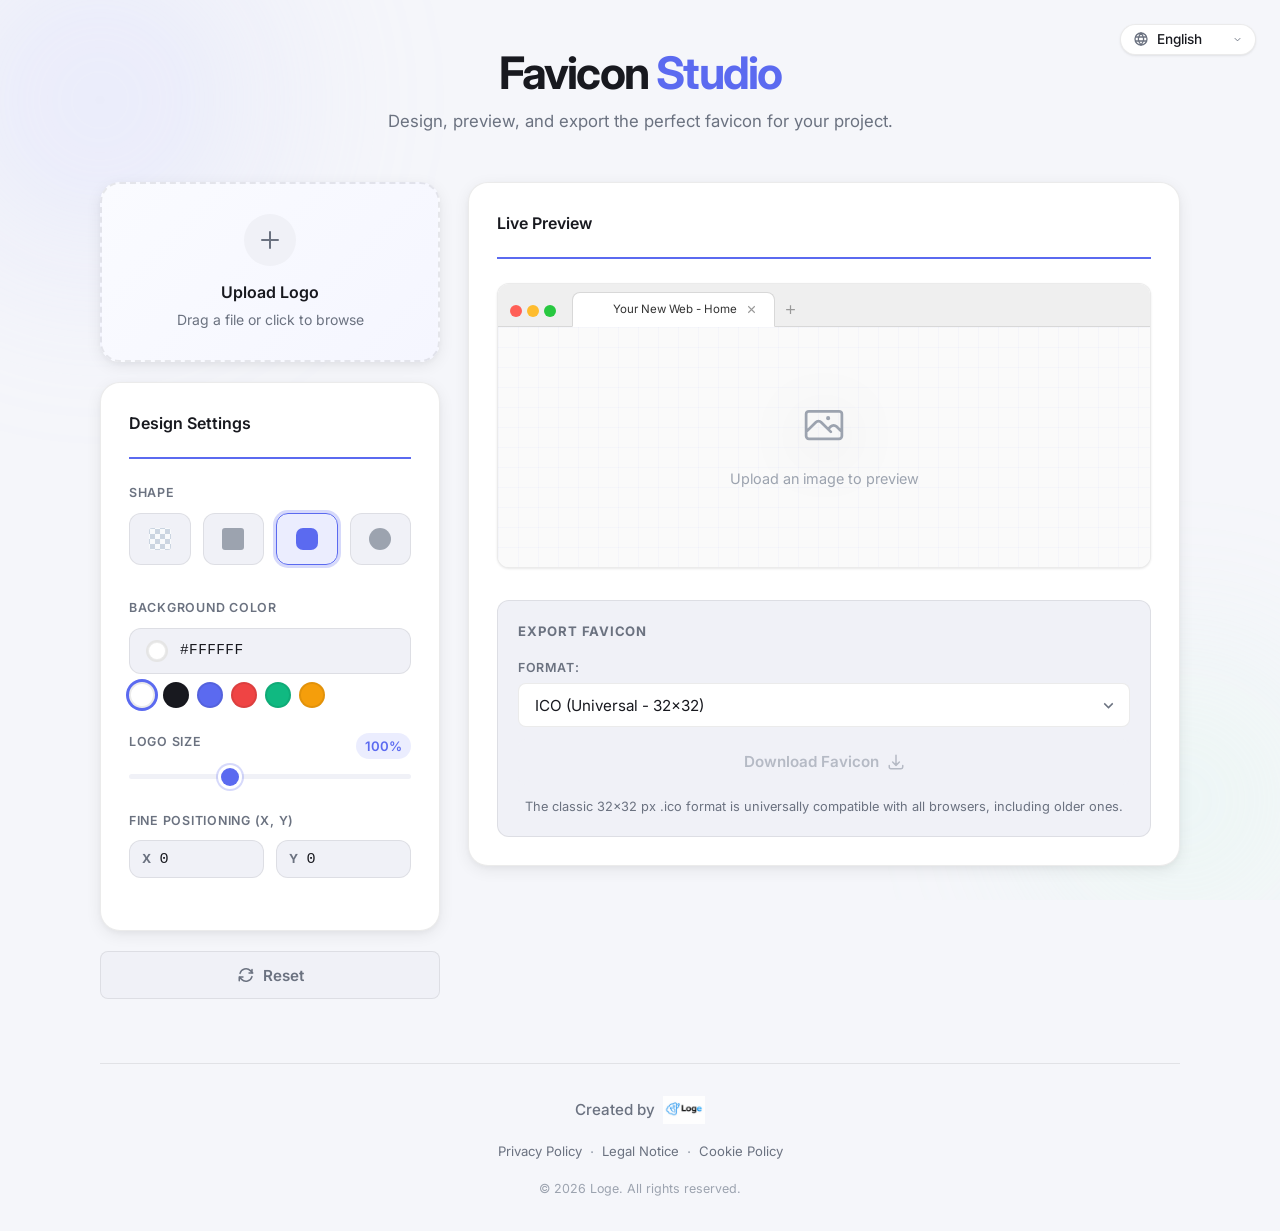
<file: index.html>
<!DOCTYPE html>
<html lang="es">
<head>
    <meta charset="UTF-8">
    <meta name="viewport" content="width=device-width, initial-scale=1.0">
    <title>Fvicon — Generador de Favicons Profesional</title>
    <meta name="description" content="Diseña, previsualiza y exporta favicons en ICO, PNG y SVG. Herramienta gratuita que funciona 100% en tu navegador sin subir archivos a ningún servidor.">
    <meta property="og:title" content="Fvicon — Favicon Studio by Loge">
    <meta property="og:description" content="Crea favicons profesionales en segundos. 100% en tu navegador, sin subir archivos.">
    <meta property="og:type" content="website">
    <meta property="og:url" content="https://fvicon.com/">
    <meta property="og:image" content="https://fvicon.com/og-image.png">
    <meta property="og:site_name" content="Fvicon">
    <link rel="canonical" href="https://fvicon.com/">
    <link rel="icon" type="image/svg+xml" href="favicon.svg">
    <link rel="stylesheet" href="styles.css?v=2">
    <link rel="preconnect" href="https://fonts.googleapis.com">
    <link rel="preconnect" href="https://fonts.gstatic.com" crossorigin>
    <link href="https://fonts.googleapis.com/css2?family=Inter:wght@300;400;500;600;700&display=swap" rel="stylesheet">
    
    <!-- Google tag (gtag.js) -->
    <script async src="https://www.googletagmanager.com/gtag/js?id=G-MQ6E0VF4LJ"></script>
    <script>
      window.dataLayer = window.dataLayer || [];
      function gtag(){dataLayer.push(arguments);}
      gtag('js', new Date());

      gtag('config', 'G-MQ6E0VF4LJ');
    </script>
    
    <!-- Google AdSense -->
    <script async src="https://pagead2.googlesyndication.com/pagead/js/adsbygoogle.js?client=ca-pub-7780596036524210" crossorigin="anonymous"></script>
</head>
<body>
    <div class="background-effects">
        <div class="glow glow-1"></div>
        <div class="glow glow-2"></div>
    </div>
    
    <!-- Top-right language selector -->
    <div class="language-wrapper fade-in">
        <svg viewBox="0 0 24 24" fill="none" class="icon-globe" stroke="currentColor" stroke-width="2"><path d="M21 12A9 9 0 0112 21a9 9 0 01-9-9 9 9 0 0118 0z"></path><path d="M3.6 9h16.8M3.6 15h16.8M12 3a15.3 15.3 0 014 9 15.3 15.3 0 01-4 9 15.3 15.3 0 01-4-9 15.3 15.3 0 014-9z"></path></svg>
        <select id="lang-select" class="lang-select">
            <option value="es" selected>Español</option>
            <option value="en">English</option>
            <option value="fr">Français</option>
            <option value="de">Deutsch</option>
            <option value="it">Italiano</option>
            <option value="pt">Português</option>
        </select>
    </div>

    <div class="container fade-in">
        <header>
            <h1>Favicon <span class="accent">Studio</span></h1>
            <p data-i18n="subtitle">Diseña, previsualiza y exporta el favicon perfecto para tu proyecto.</p>
        </header>

        <main class="app-grid">
            <section class="controls-panel">
                <div class="card drag-zone" id="drop-zone">
                    <input type="file" id="file-input" accept="image/*" hidden>
                    <div class="drag-content" id="drag-content-html">
                        <div class="icon-wrapper">
                            <svg class="icon-upload" viewBox="0 0 24 24" fill="none" stroke="currentColor" stroke-width="2">
                                <path stroke-linecap="round" stroke-linejoin="round" d="M12 4v16m8-8H4" />
                            </svg>
                        </div>
                        <p class="drag-title" data-i18n="upload_title">Sube tu Logo</p>
                        <p class="drag-desc" data-i18n="upload_desc">Arrastra un archivo o haz clic para buscar</p>
                    </div>
                </div>

                <div class="card settings animate-slide-up" style="animation-delay: 0.1s;">
                    <div class="card-header">
                        <h3 data-i18n="settings">Ajustes de Diseño</h3>
                    </div>
                    
                    <div class="setting-group">
                        <label data-i18n="shape">Contorno</label>
                        <div class="shape-selector">
                            <label class="shape-option">
                                <input type="radio" name="shape" value="none">
                                <span class="shape-btn"><div class="shape-icon none" title="Sin contorno"></div></span>
                            </label>
                            <label class="shape-option">
                                <input type="radio" name="shape" value="0">
                                <span class="shape-btn"><div class="shape-icon square"></div></span>
                            </label>
                            <label class="shape-option">
                                <input type="radio" name="shape" value="25" checked>
                                <span class="shape-btn"><div class="shape-icon squircle"></div></span>
                            </label>
                            <label class="shape-option">
                                <input type="radio" name="shape" value="50">
                                <span class="shape-btn"><div class="shape-icon circle"></div></span>
                            </label>
                        </div>
                    </div>

                    <div class="setting-group">
                        <label for="bg-color" data-i18n="bg_color">Color de fondo</label>
                        <div class="color-picker-wrapper">
                            <div class="color-preview" id="color-preview-box" style="background-color: #ffffff;"></div>
                            <input type="color" id="bg-color" value="#ffffff">
                            <span id="color-value" class="mono-text">#FFFFFF</span>
                        </div>
                        <div class="color-presets" id="color-presets">
                            <div class="color-chip active" data-color="#ffffff" style="background:#ffffff" title="Blanco"></div>
                            <div class="color-chip" data-color="#18191f" style="background:#18191f" title="Negro"></div>
                            <div class="color-chip" data-color="#5b6af0" style="background:#5b6af0" title="Azul"></div>
                            <div class="color-chip" data-color="#ef4444" style="background:#ef4444" title="Rojo"></div>
                            <div class="color-chip" data-color="#10b981" style="background:#10b981" title="Verde"></div>
                            <div class="color-chip" data-color="#f59e0b" style="background:#f59e0b" title="Amarillo"></div>
                        </div>
                    </div>

                    <div class="setting-group">
                        <div class="label-row">
                            <label for="logo-scale" data-i18n="logo_scale">Tamaño del Logo</label>
                            <span class="value-badge"><span id="scale-value">100</span>%</span>
                        </div>
                        <input type="range" id="logo-scale" min="20" max="250" value="100">
                    </div>

                    <div class="setting-group">
                        <label data-i18n="offset">Posicionamiento Fino (X, Y)</label>
                        <div class="offset-controls">
                            <div class="offset-input">
                                <span>X</span>
                                <input type="number" id="offset-x" value="0" step="1">
                            </div>
                            <div class="offset-input">
                                <span>Y</span>
                                <input type="number" id="offset-y" value="0" step="1">
                            </div>
                        </div>
                    </div>
                </div>

                <button id="reset-btn" class="btn secondary animate-slide-up" style="animation-delay: 0.15s;" disabled>
                    <svg viewBox="0 0 24 24" fill="none" stroke="currentColor" stroke-width="2">
                        <path stroke-linecap="round" stroke-linejoin="round" d="M16.023 9.348h4.992v-.001M2.985 19.644v-4.992m0 0h4.992m-4.993 0l3.181 3.183a8.25 8.25 0 0013.803-3.7M4.031 9.865a8.25 8.25 0 0113.803-3.7l3.181 3.182M20.016 4.66v4.993" />
                    </svg>
                    <span class="btn-text" data-i18n="btn_reset">Restablecer</span>
                </button>
            </section>

            <section class="preview-panel">
                <div class="card animate-slide-up" style="animation-delay: 0.2s;">
                    <div class="tabs-header">
                        <h3 data-i18n="preview_title">Previsualización en Vivo</h3>
                    </div>
                    
                    <div class="browser-mockup">
                        <div class="browser-header">
                            <div class="browser-dots">
                                <span></span><span></span><span></span>
                            </div>
                            <div class="browser-tab active">
                                <img src="data:image/svg+xml,%3Csvg xmlns='http://www.w3.org/2000/svg' viewBox='0 0 100 100'%3E%3Crect width='100' height='100' rx='25' fill='%23fff'/%3E%3C/svg%3E" alt="favicon" class="tab-favicon" id="tab-favicon-preview">
                                <span class="tab-title" data-i18n="tab_title">Tu Nueva Web - Inicio</span>
                                <svg class="tab-close" viewBox="0 0 24 24" fill="none" stroke="currentColor" stroke-width="2"><path d="M18 6L6 18M6 6l12 12"></path></svg>
                            </div>
                            <div class="browser-tab-add">
                                <svg viewBox="0 0 24 24" fill="none" stroke="currentColor" stroke-width="2"><path d="M12 5v14M5 12h14"></path></svg>
                            </div>
                        </div>
                        <div class="browser-body">
                            <div class="preview-display" id="svg-container">
                                <div class="placeholder-preview">
                                    <svg viewBox="0 0 24 24" fill="none" stroke="currentColor" stroke-width="1.5"><path stroke-linecap="round" stroke-linejoin="round" d="M2.25 15.75l5.159-5.159a2.25 2.25 0 013.182 0l5.159 5.159m-1.5-1.5l1.409-1.409a2.25 2.25 0 013.182 0l2.909 2.909m-18 3.75h16.5a1.5 1.5 0 001.5-1.5V6a1.5 1.5 0 00-1.5-1.5H3.75A1.5 1.5 0 002.25 6v12a1.5 1.5 0 001.5 1.5zm10.5-11.25h.008v.008h-.008V8.25zm.375 0a.375.375 0 11-.75 0 .375.375 0 01.75 0z" /></svg>
                                    <p data-i18n="preview_placeholder">Sube una imagen para previsualizar</p>
                                </div>
                            </div>
                        </div>
                    </div>

                    <div class="size-preview-row" id="size-preview-row" style="display:none;">
                        <div class="size-preview-item">
                            <img id="size-16" width="16" height="16" alt="16px">
                            <span class="size-preview-label">16px</span>
                        </div>
                        <div class="size-preview-item">
                            <img id="size-32" width="32" height="32" alt="32px">
                            <span class="size-preview-label">32px</span>
                        </div>
                        <div class="size-preview-item">
                            <img id="size-48" width="48" height="48" alt="48px">
                            <span class="size-preview-label">48px</span>
                        </div>
                        <div class="size-preview-item">
                            <img id="size-180" width="64" height="64" alt="180px">
                            <span class="size-preview-label">180px</span>
                        </div>
                    </div>

                    <div class="export-section">
                        <h4 data-i18n="export_title">Exportar Favicon</h4>
                        <div class="export-controls">
                            <div class="format-selector">
                                <label for="format-select" data-i18n="format">Formato:</label>
                                <select id="format-select" class="modern-select">
                                    <option value="ico" selected data-i18n="fmt_ico">ICO (Universal - 32×32)</option>
                                    <option value="png" data-i18n="fmt_png">PNG (Alta Resolución - 512×512)</option>
                                    <option value="svg" data-i18n="fmt_svg">SVG (Vectorial)</option>
                                </select>
                            </div>
                            <button id="download-btn" class="btn primary" disabled>
                                <span class="btn-text" data-i18n="btn_download">Descargar Favicon</span>
                                <svg viewBox="0 0 24 24" fill="none" stroke="currentColor" stroke-width="2">
                                    <path stroke-linecap="round" stroke-linejoin="round" d="M3 16.5v2.25A2.25 2.25 0 005.25 21h13.5A2.25 2.25 0 0021 18.75V16.5M16.5 12L12 16.5m0 0L7.5 12m4.5 4.5V3" />
                                </svg>
                            </button>
                        </div>
                        <p class="export-hint" id="export-hint" data-i18n="hint_ico">El formato clásico .ico de 32×32 px es compatible con todos los navegadores, incluidos los más antiguos.</p>
                    </div>
                </div>
            </section>
        </main>
    </div>

    <footer>
        <div class="footer-inner">
            <div class="footer-brand">
                <span data-i18n="footer_created">Creado por</span>
                <a href="https://loge.es" target="_blank" rel="noopener" class="loge-brand-link">
                    <img src="loge.png" alt="Loge" class="loge-logo-img">
                </a>
            </div>
            <div class="footer-legal-links">
                <a href="privacy.html" data-i18n="footer_privacy">Política de Privacidad</a>
                <span class="footer-divider">·</span>
                <a href="legal.html" data-i18n="footer_legal">Aviso Legal</a>
                <span class="footer-divider">·</span>
                <a href="cookies.html" data-i18n="footer_cookies">Política de Cookies</a>
            </div>
            <div class="footer-rights">
                &copy; <span id="current-year">2026</span> Loge. <span data-i18n="footer_rights">Todos los derechos reservados.</span>
            </div>
        </div>
    </footer>

    <div id="toast" class="toast" aria-live="polite"></div>

    <script src="i18n.js?v=2"></script>
    <script src="script.js?v=2"></script>
</body>
</html>
</file>
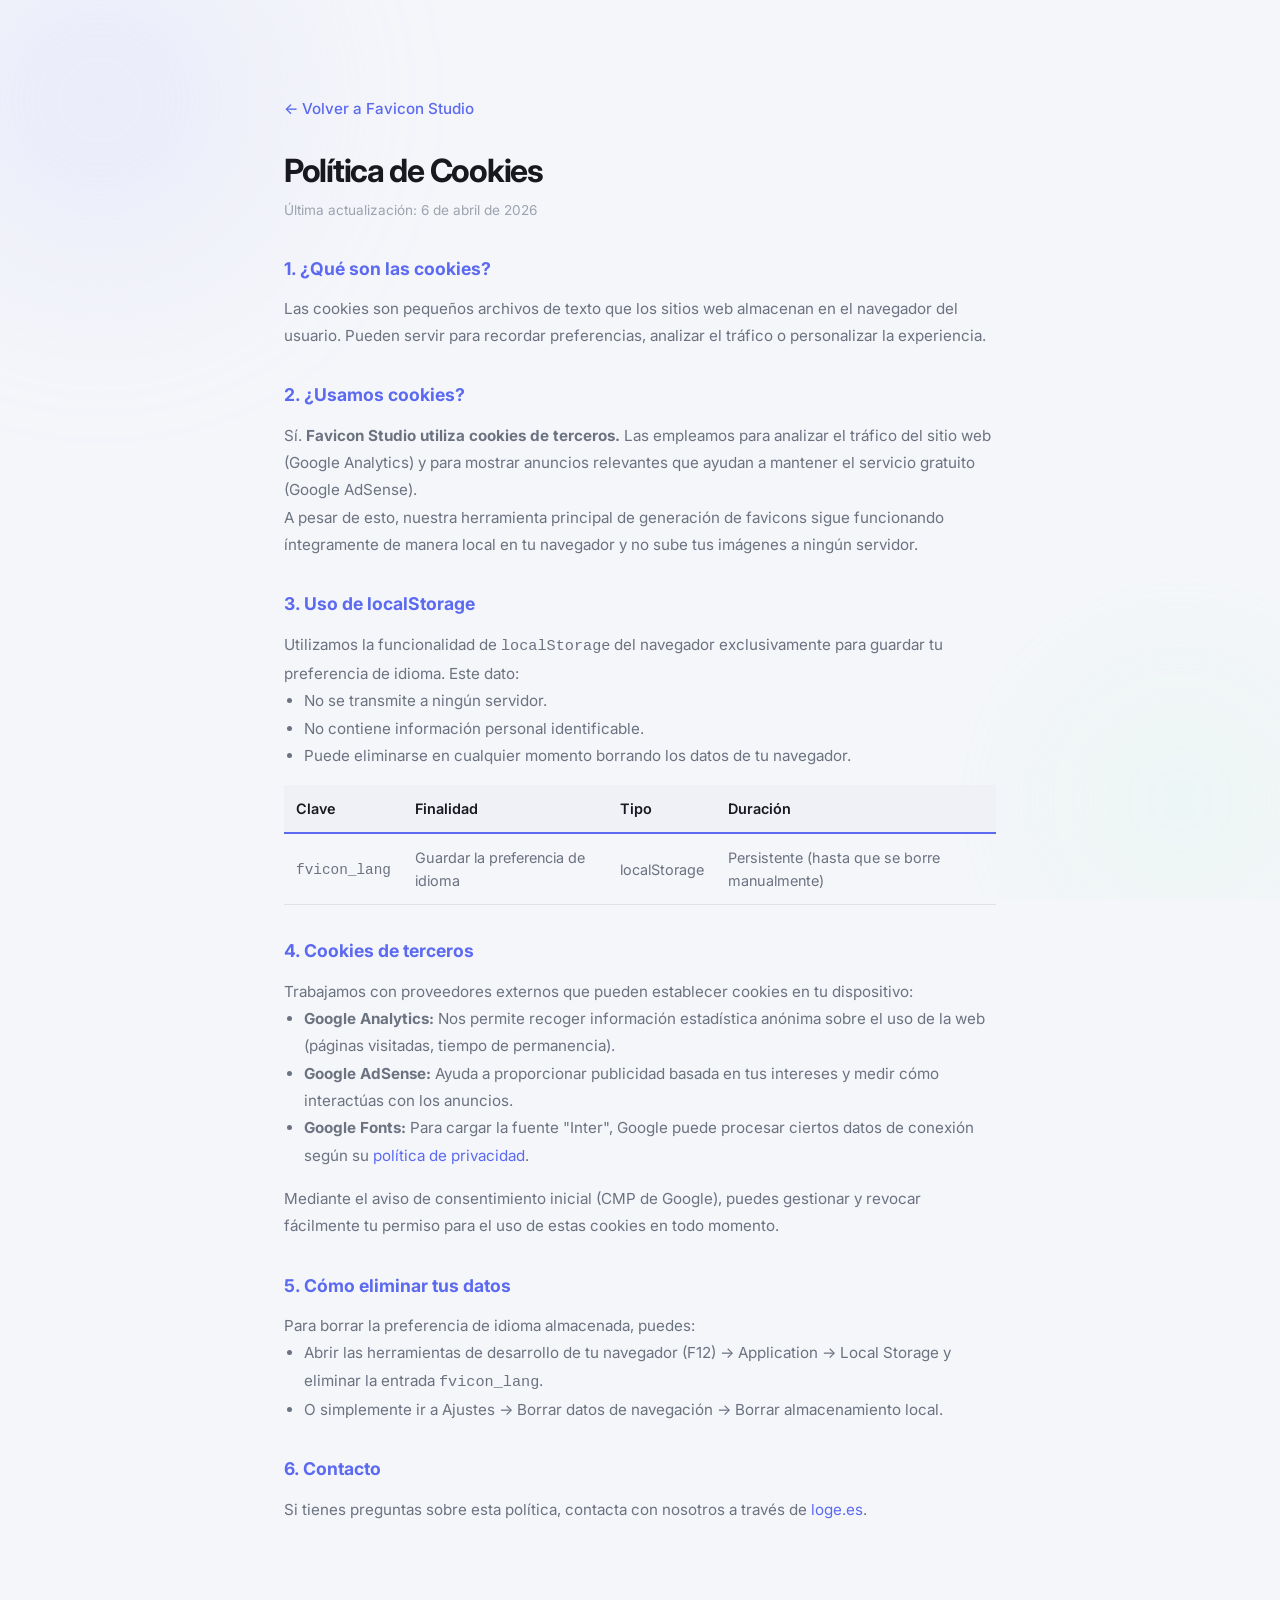
<file: cookies.html>
<!DOCTYPE html>
<html lang="es">
<head>
    <meta charset="UTF-8">
    <meta name="viewport" content="width=device-width, initial-scale=1.0">
    <title>Política de Cookies — Favicon Studio by Loge</title>
    <link rel="icon" type="image/svg+xml" href="favicon.svg">
    <link rel="stylesheet" href="styles.css">
    <link rel="preconnect" href="https://fonts.googleapis.com">
    <link rel="preconnect" href="https://fonts.gstatic.com" crossorigin>
    <link href="https://fonts.googleapis.com/css2?family=Inter:wght@300;400;500;600;700&display=swap" rel="stylesheet">
    <style>
        .legal-page { max-width: 760px; margin: 0 auto; padding: 3rem 1.5rem 5rem; position: relative; z-index: 10; }
        .legal-page h1 { font-size: 2rem; margin-bottom: 0.5rem; }
        .legal-page .updated { color: var(--text-3); font-size: 0.85rem; margin-bottom: 2rem; }
        .legal-page h2 { font-size: 1.1rem; color: var(--primary); margin: 2rem 0 0.75rem; }
        .legal-page p, .legal-page li { font-size: 0.95rem; color: var(--text-2); line-height: 1.8; }
        .legal-page ul { padding-left: 1.25rem; margin-bottom: 1rem; }
        .legal-page a { color: var(--primary); text-decoration: none; }
        .legal-page a:hover { text-decoration: underline; }
        .back-link { display: inline-flex; align-items: center; gap: 0.4rem; color: var(--primary); text-decoration: none; font-weight: 500; margin-bottom: 2rem; font-size: 0.95rem; }
        .back-link:hover { text-decoration: underline; }
        table { width: 100%; border-collapse: collapse; margin: 1rem 0; font-size: 0.9rem; }
        th { background: var(--surface-2); text-align: left; padding: 0.75rem; color: var(--text); font-weight: 600; border-bottom: 2px solid var(--primary); }
        td { padding: 0.75rem; border-bottom: 1px solid var(--border); color: var(--text-2); }
    </style>

    <!-- Google tag (gtag.js) -->
    <script async src="https://www.googletagmanager.com/gtag/js?id=G-MQ6E0VF4LJ"></script>
    <script>
      window.dataLayer = window.dataLayer || [];
      function gtag(){dataLayer.push(arguments);}
      gtag('js', new Date());

      gtag('config', 'G-MQ6E0VF4LJ');
    </script>
    
    <!-- Google AdSense -->
    <script async src="https://pagead2.googlesyndication.com/pagead/js/adsbygoogle.js?client=ca-pub-7780596036524210" crossorigin="anonymous"></script>
</head>
<body>
    <div class="background-effects"><div class="glow glow-1"></div><div class="glow glow-2"></div></div>
    <div class="legal-page fade-in">
        <a href="index.html" class="back-link">← Volver a Favicon Studio</a>
        <h1>Política de Cookies</h1>
        <p class="updated">Última actualización: 6 de abril de 2026</p>

        <h2>1. ¿Qué son las cookies?</h2>
        <p>Las cookies son pequeños archivos de texto que los sitios web almacenan en el navegador del usuario. Pueden servir para recordar preferencias, analizar el tráfico o personalizar la experiencia.</p>

        <h2>2. ¿Usamos cookies?</h2>
        <p>Sí. <strong>Favicon Studio utiliza cookies de terceros.</strong> Las empleamos para analizar el tráfico del sitio web (Google Analytics) y para mostrar anuncios relevantes que ayudan a mantener el servicio gratuito (Google AdSense).</p>
        <p>A pesar de esto, nuestra herramienta principal de generación de favicons sigue funcionando íntegramente de manera local en tu navegador y no sube tus imágenes a ningún servidor.</p>

        <h2>3. Uso de localStorage</h2>
        <p>Utilizamos la funcionalidad de <code>localStorage</code> del navegador exclusivamente para guardar tu preferencia de idioma. Este dato:</p>
        <ul>
            <li>No se transmite a ningún servidor.</li>
            <li>No contiene información personal identificable.</li>
            <li>Puede eliminarse en cualquier momento borrando los datos de tu navegador.</li>
        </ul>

        <table>
            <thead>
                <tr>
                    <th>Clave</th>
                    <th>Finalidad</th>
                    <th>Tipo</th>
                    <th>Duración</th>
                </tr>
            </thead>
            <tbody>
                <tr>
                    <td><code>fvicon_lang</code></td>
                    <td>Guardar la preferencia de idioma</td>
                    <td>localStorage</td>
                    <td>Persistente (hasta que se borre manualmente)</td>
                </tr>
            </tbody>
        </table>

        <h2>4. Cookies de terceros</h2>
        <p>Trabajamos con proveedores externos que pueden establecer cookies en tu dispositivo:</p>
        <ul>
            <li><strong>Google Analytics:</strong> Nos permite recoger información estadística anónima sobre el uso de la web (páginas visitadas, tiempo de permanencia).</li>
            <li><strong>Google AdSense:</strong> Ayuda a proporcionar publicidad basada en tus intereses y medir cómo interactúas con los anuncios.</li>
            <li><strong>Google Fonts:</strong> Para cargar la fuente "Inter", Google puede procesar ciertos datos de conexión según su <a href="https://policies.google.com/privacy" target="_blank" rel="noopener">política de privacidad</a>.</li>
        </ul>
        <p>Mediante el aviso de consentimiento inicial (CMP de Google), puedes gestionar y revocar fácilmente tu permiso para el uso de estas cookies en todo momento.</p>

        <h2>5. Cómo eliminar tus datos</h2>
        <p>Para borrar la preferencia de idioma almacenada, puedes:</p>
        <ul>
            <li>Abrir las herramientas de desarrollo de tu navegador (F12) → Application → Local Storage y eliminar la entrada <code>fvicon_lang</code>.</li>
            <li>O simplemente ir a Ajustes → Borrar datos de navegación → Borrar almacenamiento local.</li>
        </ul>

        <h2>6. Contacto</h2>
        <p>Si tienes preguntas sobre esta política, contacta con nosotros a través de <a href="https://loge.es" target="_blank" rel="noopener">loge.es</a>.</p>
    </div>
</body>
</html>
</file>
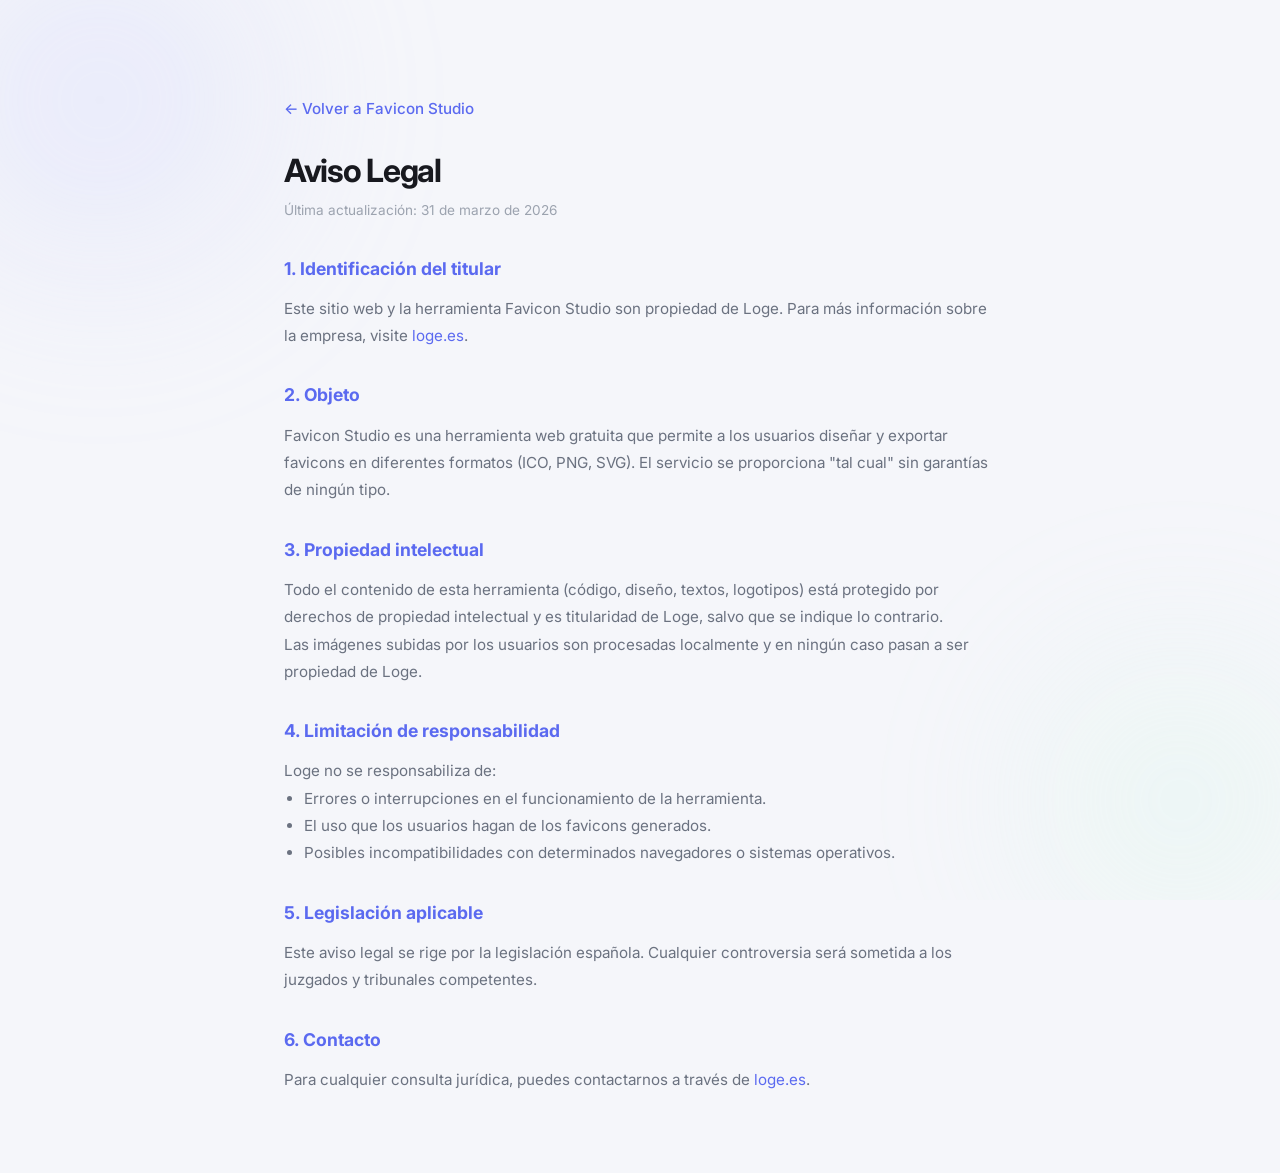
<file: legal.html>
<!DOCTYPE html>
<html lang="es">
<head>
    <meta charset="UTF-8">
    <meta name="viewport" content="width=device-width, initial-scale=1.0">
    <title>Aviso Legal — Favicon Studio by Loge</title>
    <link rel="icon" type="image/svg+xml" href="favicon.svg">
    <link rel="stylesheet" href="styles.css">
    <link rel="preconnect" href="https://fonts.googleapis.com">
    <link rel="preconnect" href="https://fonts.gstatic.com" crossorigin>
    <link href="https://fonts.googleapis.com/css2?family=Inter:wght@300;400;500;600;700&display=swap" rel="stylesheet">
    <style>
        .legal-page { max-width: 760px; margin: 0 auto; padding: 3rem 1.5rem 5rem; position: relative; z-index: 10; }
        .legal-page h1 { font-size: 2rem; margin-bottom: 0.5rem; }
        .legal-page .updated { color: var(--text-3); font-size: 0.85rem; margin-bottom: 2rem; }
        .legal-page h2 { font-size: 1.1rem; color: var(--primary); margin: 2rem 0 0.75rem; }
        .legal-page p, .legal-page li { font-size: 0.95rem; color: var(--text-2); line-height: 1.8; }
        .legal-page ul { padding-left: 1.25rem; margin-bottom: 1rem; }
        .legal-page a { color: var(--primary); text-decoration: none; }
        .legal-page a:hover { text-decoration: underline; }
        .back-link { display: inline-flex; align-items: center; gap: 0.4rem; color: var(--primary); text-decoration: none; font-weight: 500; margin-bottom: 2rem; font-size: 0.95rem; }
        .back-link:hover { text-decoration: underline; }
    </style>

    <!-- Google tag (gtag.js) -->
    <script async src="https://www.googletagmanager.com/gtag/js?id=G-MQ6E0VF4LJ"></script>
    <script>
      window.dataLayer = window.dataLayer || [];
      function gtag(){dataLayer.push(arguments);}
      gtag('js', new Date());

      gtag('config', 'G-MQ6E0VF4LJ');
    </script>
    
    <!-- Google AdSense -->
    <script async src="https://pagead2.googlesyndication.com/pagead/js/adsbygoogle.js?client=ca-pub-7780596036524210" crossorigin="anonymous"></script>
</head>
<body>
    <div class="background-effects"><div class="glow glow-1"></div><div class="glow glow-2"></div></div>
    <div class="legal-page fade-in">
        <a href="index.html" class="back-link">← Volver a Favicon Studio</a>
        <h1>Aviso Legal</h1>
        <p class="updated">Última actualización: 31 de marzo de 2026</p>

        <h2>1. Identificación del titular</h2>
        <p>Este sitio web y la herramienta Favicon Studio son propiedad de Loge. Para más información sobre la empresa, visite <a href="https://loge.es" target="_blank" rel="noopener">loge.es</a>.</p>

        <h2>2. Objeto</h2>
        <p>Favicon Studio es una herramienta web gratuita que permite a los usuarios diseñar y exportar favicons en diferentes formatos (ICO, PNG, SVG). El servicio se proporciona "tal cual" sin garantías de ningún tipo.</p>

        <h2>3. Propiedad intelectual</h2>
        <p>Todo el contenido de esta herramienta (código, diseño, textos, logotipos) está protegido por derechos de propiedad intelectual y es titularidad de Loge, salvo que se indique lo contrario.</p>
        <p>Las imágenes subidas por los usuarios son procesadas localmente y en ningún caso pasan a ser propiedad de Loge.</p>

        <h2>4. Limitación de responsabilidad</h2>
        <p>Loge no se responsabiliza de:</p>
        <ul>
            <li>Errores o interrupciones en el funcionamiento de la herramienta.</li>
            <li>El uso que los usuarios hagan de los favicons generados.</li>
            <li>Posibles incompatibilidades con determinados navegadores o sistemas operativos.</li>
        </ul>

        <h2>5. Legislación aplicable</h2>
        <p>Este aviso legal se rige por la legislación española. Cualquier controversia será sometida a los juzgados y tribunales competentes.</p>

        <h2>6. Contacto</h2>
        <p>Para cualquier consulta jurídica, puedes contactarnos a través de <a href="https://loge.es" target="_blank" rel="noopener">loge.es</a>.</p>
    </div>
</body>
</html>
</file>
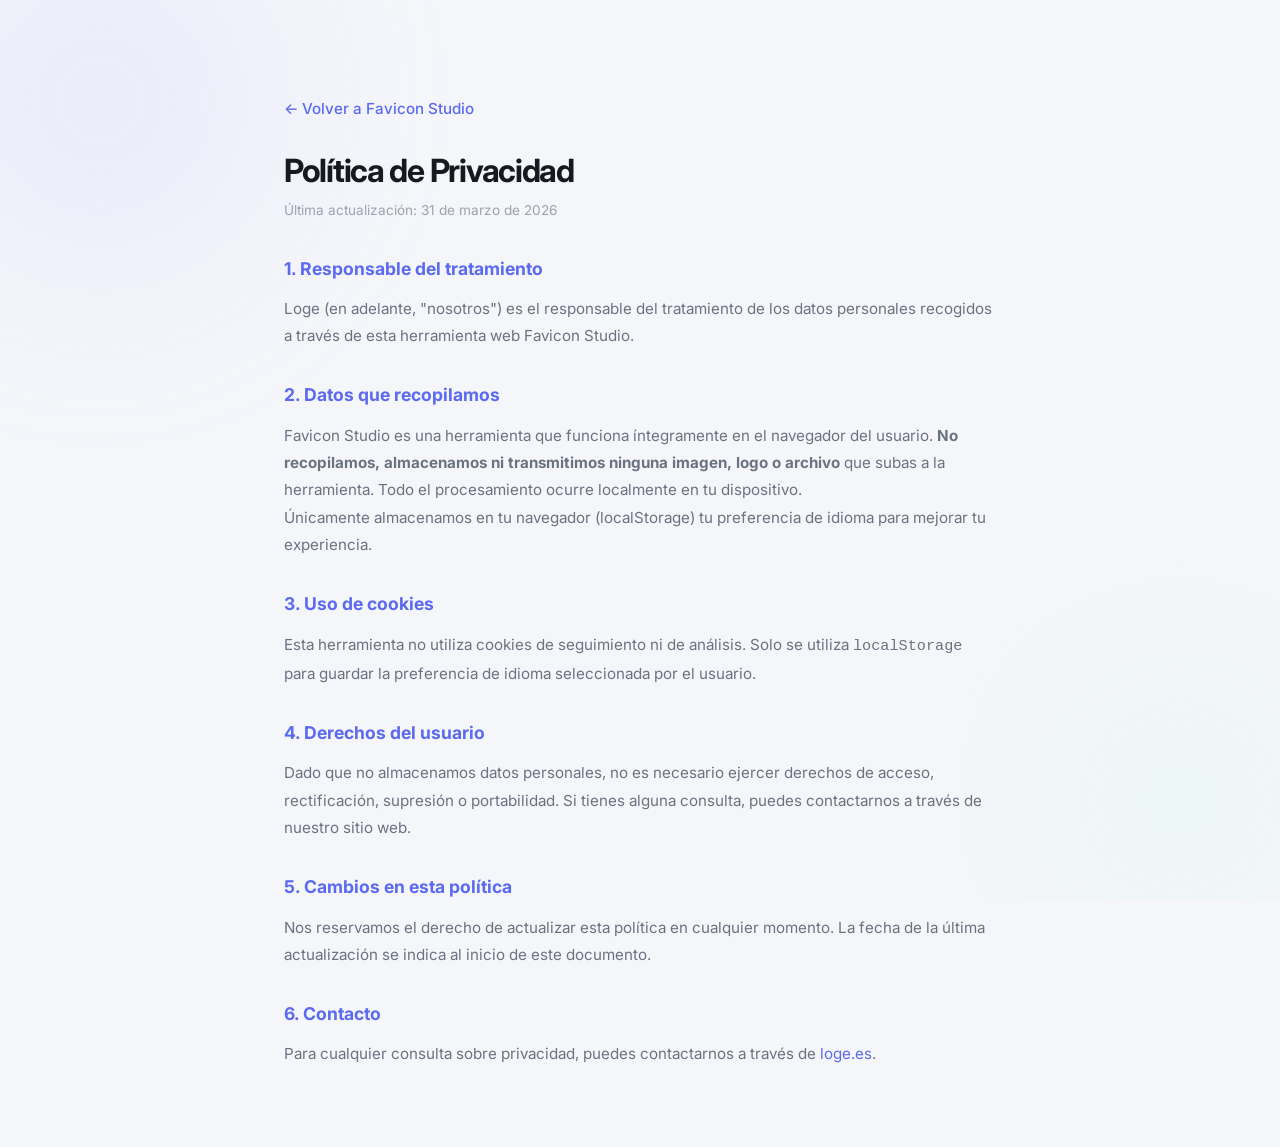
<file: privacy.html>
<!DOCTYPE html>
<html lang="es">
<head>
    <meta charset="UTF-8">
    <meta name="viewport" content="width=device-width, initial-scale=1.0">
    <title>Política de Privacidad — Favicon Studio by Loge</title>
    <link rel="icon" type="image/svg+xml" href="favicon.svg">
    <link rel="stylesheet" href="styles.css">
    <link rel="preconnect" href="https://fonts.googleapis.com">
    <link rel="preconnect" href="https://fonts.gstatic.com" crossorigin>
    <link href="https://fonts.googleapis.com/css2?family=Inter:wght@300;400;500;600;700&display=swap" rel="stylesheet">
    <style>
        .legal-page { max-width: 760px; margin: 0 auto; padding: 3rem 1.5rem 5rem; position: relative; z-index: 10; }
        .legal-page h1 { font-size: 2rem; margin-bottom: 0.5rem; }
        .legal-page .updated { color: var(--text-3); font-size: 0.85rem; margin-bottom: 2rem; }
        .legal-page h2 { font-size: 1.1rem; color: var(--primary); margin: 2rem 0 0.75rem; }
        .legal-page p, .legal-page li { font-size: 0.95rem; color: var(--text-2); line-height: 1.8; }
        .legal-page ul { padding-left: 1.25rem; margin-bottom: 1rem; }
        .legal-page a { color: var(--primary); text-decoration: none; }
        .legal-page a:hover { text-decoration: underline; }
        .back-link { display: inline-flex; align-items: center; gap: 0.4rem; color: var(--primary); text-decoration: none; font-weight: 500; margin-bottom: 2rem; font-size: 0.95rem; }
        .back-link:hover { text-decoration: underline; }
    </style>

    <!-- Google tag (gtag.js) -->
    <script async src="https://www.googletagmanager.com/gtag/js?id=G-MQ6E0VF4LJ"></script>
    <script>
      window.dataLayer = window.dataLayer || [];
      function gtag(){dataLayer.push(arguments);}
      gtag('js', new Date());

      gtag('config', 'G-MQ6E0VF4LJ');
    </script>
    
    <!-- Google AdSense -->
    <script async src="https://pagead2.googlesyndication.com/pagead/js/adsbygoogle.js?client=ca-pub-7780596036524210" crossorigin="anonymous"></script>
</head>
<body>
    <div class="background-effects"><div class="glow glow-1"></div><div class="glow glow-2"></div></div>
    <div class="legal-page fade-in">
        <a href="index.html" class="back-link">← Volver a Favicon Studio</a>
        <h1>Política de Privacidad</h1>
        <p class="updated">Última actualización: 31 de marzo de 2026</p>

        <h2>1. Responsable del tratamiento</h2>
        <p>Loge (en adelante, "nosotros") es el responsable del tratamiento de los datos personales recogidos a través de esta herramienta web Favicon Studio.</p>

        <h2>2. Datos que recopilamos</h2>
        <p>Favicon Studio es una herramienta que funciona íntegramente en el navegador del usuario. <strong>No recopilamos, almacenamos ni transmitimos ninguna imagen, logo o archivo</strong> que subas a la herramienta. Todo el procesamiento ocurre localmente en tu dispositivo.</p>
        <p>Únicamente almacenamos en tu navegador (localStorage) tu preferencia de idioma para mejorar tu experiencia.</p>

        <h2>3. Uso de cookies</h2>
        <p>Esta herramienta no utiliza cookies de seguimiento ni de análisis. Solo se utiliza <code>localStorage</code> para guardar la preferencia de idioma seleccionada por el usuario.</p>

        <h2>4. Derechos del usuario</h2>
        <p>Dado que no almacenamos datos personales, no es necesario ejercer derechos de acceso, rectificación, supresión o portabilidad. Si tienes alguna consulta, puedes contactarnos a través de nuestro sitio web.</p>

        <h2>5. Cambios en esta política</h2>
        <p>Nos reservamos el derecho de actualizar esta política en cualquier momento. La fecha de la última actualización se indica al inicio de este documento.</p>

        <h2>6. Contacto</h2>
        <p>Para cualquier consulta sobre privacidad, puedes contactarnos a través de <a href="https://loge.es" target="_blank" rel="noopener">loge.es</a>.</p>
    </div>
</body>
</html>
</file>
<file: styles.css>
/* ────────────────────────────────────────────────────────────────────────────
   FAVICON STUDIO — CLEAN LIGHT THEME
   Font: Inter (Google Fonts)
   ──────────────────────────────────────────────────────────────────────────── */

@import url('https://fonts.googleapis.com/css2?family=Inter:wght@300;400;500;600;700&display=swap');

/* ── Design Tokens ────────────────────────────────────────────────────────── */
:root {
    --primary:        #5b6af0;
    --primary-hover:  #4757e2;
    --primary-light:  rgba(91, 106, 240, 0.12);
    --primary-glow:   rgba(91, 106, 240, 0.25);

    --bg:             #f5f6fa;
    --surface:        #ffffff;
    --surface-2:      #f0f1f7;

    --border:         rgba(0, 0, 0, 0.08);
    --border-focus:   rgba(91, 106, 240, 0.5);

    --text:           #18191f;
    --text-2:         #6b7280;
    --text-3:         #9ca3af;

    --success:        #10b981;
    --shadow-sm:      0 1px 3px rgba(0,0,0,.06), 0 1px 2px rgba(0,0,0,.04);
    --shadow-md:      0 4px 16px rgba(0,0,0,.07), 0 2px 6px rgba(0,0,0,.04);
    --shadow-lg:      0 12px 40px rgba(0,0,0,.09), 0 4px 12px rgba(0,0,0,.05);
    --radius-lg:      20px;
    --radius-md:      12px;
    --radius-sm:      8px;
    --ease:           cubic-bezier(0.4, 0, 0.2, 1);
    --ease-spring:    cubic-bezier(0.34, 1.56, 0.64, 1);
}

/* ── Reset ────────────────────────────────────────────────────────────────── */
*, *::before, *::after { margin: 0; padding: 0; box-sizing: border-box; }

body {
    font-family: 'Inter', -apple-system, BlinkMacSystemFont, sans-serif;
    background: var(--bg);
    color: var(--text);
    min-height: 100vh;
    display: flex;
    flex-direction: column;
    align-items: center;
    padding: 3rem 1.5rem 0;
    line-height: 1.6;
    -webkit-font-smoothing: antialiased;
}

/* ── Ambient Background ───────────────────────────────────────────────────── */
.background-effects {
    position: fixed;
    inset: 0;
    z-index: 0;
    pointer-events: none;
    overflow: hidden;
}

.glow {
    position: absolute;
    border-radius: 50%;
    filter: blur(80px);
    opacity: 0.35;
    animation: glow-drift 18s ease-in-out infinite alternate;
}

.glow-1 {
    width: 500px; height: 500px;
    background: radial-gradient(circle, #c7ccff 0%, transparent 70%);
    top: -150px; left: -150px;
}

.glow-2 {
    width: 400px; height: 400px;
    background: radial-gradient(circle, #d1fae5 0%, transparent 70%);
    bottom: -100px; right: -100px;
    animation-delay: -9s;
}

@keyframes glow-drift {
    0%   { transform: translate(0,   0)   scale(1);   }
    100% { transform: translate(60px, 40px) scale(1.15); }
}

/* ── Container ────────────────────────────────────────────────────────────── */
.container {
    max-width: 1080px;
    width: 100%;
    position: relative;
    z-index: 10;
}

/* ── Header ───────────────────────────────────────────────────────────────── */
header {
    text-align: center;
    margin-bottom: 3rem;
}

h1 {
    font-size: 2.8rem;
    font-weight: 700;
    letter-spacing: -0.04em;
    color: var(--text);
    line-height: 1.15;
}

h1 .accent {
    color: var(--primary);
}

h1 .badge {
    display: inline-block;
    background: var(--primary);
    color: #fff;
    font-size: 0.875rem;
    font-weight: 600;
    letter-spacing: 0.04em;
    padding: 0.25rem 0.75rem;
    border-radius: 100px;
    vertical-align: middle;
    margin-left: 0.4rem;
}

header p {
    color: var(--text-2);
    font-size: 1.05rem;
    margin-top: 0.5rem;
    font-weight: 400;
}

/* ── Animations ───────────────────────────────────────────────────────────── */
.fade-in {
    animation: fade-in 0.7s var(--ease) both;
}

.animate-slide-up {
    opacity: 0;
    animation: slide-up 0.65s var(--ease) both;
}

@keyframes fade-in {
    from { opacity: 0; }
    to   { opacity: 1; }
}

@keyframes slide-up {
    from { opacity: 0; transform: translateY(24px); }
    to   { opacity: 1; transform: translateY(0); }
}

@keyframes scale-in {
    from { opacity: 0; transform: scale(0.85); }
    to   { opacity: 1; transform: scale(1); }
}

/* ── Layout Grid ──────────────────────────────────────────────────────────── */
.app-grid {
    display: grid;
    grid-template-columns: 340px 1fr;
    gap: 1.75rem;
    align-items: start;
}

@media (max-width: 860px) {
    .app-grid { grid-template-columns: 1fr; }
}

/* ── Card ─────────────────────────────────────────────────────────────────── */
.card {
    background: var(--surface);
    border: 1px solid var(--border);
    border-radius: var(--radius-lg);
    padding: 1.75rem;
    box-shadow: var(--shadow-md);
    transition: box-shadow 0.3s var(--ease);
}

.card:hover {
    box-shadow: var(--shadow-lg);
}

/* ── Controls Panel ───────────────────────────────────────────────────────── */
.controls-panel {
    display: flex;
    flex-direction: column;
    gap: 1.25rem;
}

/* ── Drag Zone ────────────────────────────────────────────────────────────── */
.drag-zone {
    border: 2px dashed var(--border);
    display: flex;
    align-items: center;
    justify-content: center;
    min-height: 180px;
    cursor: pointer;
    transition: border-color 0.3s var(--ease),
                background   0.3s var(--ease),
                transform    0.25s var(--ease-spring),
                box-shadow   0.3s var(--ease);
    background: linear-gradient(135deg, #fafbff 0%, #f5f6ff 100%);
}

.drag-zone:hover,
.drag-zone.active {
    border-color: var(--primary);
    background: var(--primary-light);
    transform: translateY(-2px);
    box-shadow: 0 8px 24px var(--primary-glow);
}

.drag-content {
    text-align: center;
}

.icon-wrapper {
    display: inline-flex;
    align-items: center;
    justify-content: center;
    width: 52px;
    height: 52px;
    border-radius: 50%;
    background: var(--surface-2);
    margin-bottom: 0.875rem;
    transition: background 0.3s var(--ease), transform 0.3s var(--ease-spring);
}

.drag-zone:hover .icon-wrapper {
    background: var(--primary);
    transform: scale(1.1);
}

.icon-upload {
    width: 24px;
    height: 24px;
    color: var(--text-2);
    transition: color 0.3s var(--ease);
}

.drag-zone:hover .icon-upload { color: white; }

.success-icon {
    background: var(--success) !important;
}
.success-icon svg { color: white; width: 24px; height: 24px; }

.drag-title {
    font-weight: 600;
    font-size: 1rem;
    color: var(--text);
}

.drag-desc {
    font-size: 0.875rem;
    color: var(--text-2);
    margin-top: 0.2rem;
}

/* ── Settings Card ────────────────────────────────────────────────────────── */
.card-header h3 {
    font-size: 1rem;
    font-weight: 600;
    color: var(--text);
    padding-bottom: 1.25rem;
    border-bottom: 2px solid var(--primary);
    margin-bottom: 1.5rem;
}

.setting-group {
    margin-bottom: 1.5rem;
}

.setting-group label,
.setting-group > label {
    display: block;
    font-size: 0.78rem;
    font-weight: 600;
    text-transform: uppercase;
    letter-spacing: 0.06em;
    color: var(--text-2);
    margin-bottom: 0.6rem;
}

/* ── Shape Selector ───────────────────────────────────────────────────────── */
.shape-selector {
    display: flex;
    gap: 0.75rem;
}

.shape-option {
    flex: 1;
    cursor: pointer;
}

.shape-option input[type="radio"] { display: none; }

.shape-btn {
    display: flex;
    align-items: center;
    justify-content: center;
    padding: 0.875rem 0;
    border-radius: var(--radius-md);
    background: var(--surface-2);
    border: 1.5px solid var(--border);
    transition: border-color 0.25s var(--ease),
                background   0.25s var(--ease),
                transform    0.2s  var(--ease-spring),
                box-shadow   0.25s var(--ease);
    cursor: pointer;
}

.shape-option input:checked + .shape-btn {
    border-color: var(--primary);
    background: var(--primary-light);
    box-shadow: 0 0 0 3px var(--primary-glow);
}

.shape-option:hover .shape-btn {
    transform: translateY(-2px);
    box-shadow: var(--shadow-sm);
}

.shape-icon {
    width: 22px;
    height: 22px;
    background: var(--text-3);
    transition: background 0.25s var(--ease), transform 0.25s var(--ease-spring);
}

.shape-option input:checked + .shape-btn .shape-icon { background: var(--primary); }

.shape-icon.none     { 
    border-radius: 3px; 
    background: repeating-conic-gradient(#cbd5e1 0% 25%, #f8fafc 0% 50%) 50% / 10px 10px;
}
.shape-icon.square   { border-radius: 3px; }
.shape-icon.squircle { border-radius: 7px; }
.shape-icon.circle   { border-radius: 50%; }

/* When selected, checkboard gets a blueish tint */
.shape-option input:checked + .shape-btn .shape-icon.none {
    background: repeating-conic-gradient(#93c5fd 0% 25%, #bfdbfe 0% 50%) 50% / 10px 10px;
    box-shadow: inset 0 0 0 1px rgba(59, 130, 246, 0.5);
}

/* ── Color Picker ─────────────────────────────────────────────────────────── */
.color-picker-wrapper {
    position: relative;
    display: flex;
    align-items: center;
    gap: 0.75rem;
    background: var(--surface-2);
    border: 1.5px solid var(--border);
    border-radius: var(--radius-md);
    padding: 0.65rem 1rem;
    cursor: pointer;
    transition: border-color 0.25s var(--ease);
}

.color-picker-wrapper:hover { border-color: var(--primary); }

.color-preview {
    width: 22px;
    height: 22px;
    border-radius: 50%;
    border: 2px solid rgba(0,0,0,0.1);
    box-shadow: inset 0 0 0 1px rgba(0,0,0,0.08);
    pointer-events: none;
    flex-shrink: 0;
}

input[type="color"] {
    position: absolute;
    inset: 0;
    opacity: 0;
    cursor: pointer;
    width: 100%;
    height: 100%;
}

.mono-text {
    font-family: 'SF Mono', 'Fira Code', 'Consolas', monospace;
    font-size: 0.9rem;
    letter-spacing: 0.03em;
    color: var(--text);
}

/* ── Scale Slider ─────────────────────────────────────────────────────────── */
.label-row {
    display: flex;
    justify-content: space-between;
    align-items: center;
}

.value-badge {
    font-size: 0.82rem;
    font-weight: 600;
    color: var(--primary);
    background: var(--primary-light);
    padding: 0.15rem 0.55rem;
    border-radius: 100px;
}

input[type="range"] {
    -webkit-appearance: none;
    appearance: none;
    width: 100%;
    height: 5px;
    background: var(--surface-2);
    border-radius: 3px;
    outline: none;
    margin-top: 0.6rem;
    cursor: pointer;
}

input[type="range"]::-webkit-slider-thumb {
    -webkit-appearance: none;
    width: 18px;
    height: 18px;
    border-radius: 50%;
    background: var(--primary);
    box-shadow: 0 0 0 3px white, 0 0 0 5px var(--primary-glow);
    cursor: pointer;
    transition: transform 0.2s var(--ease-spring);
}

input[type="range"]::-webkit-slider-thumb:hover { transform: scale(1.25); }

/* ── Offset Inputs ────────────────────────────────────────────────────────── */
.offset-controls {
    display: grid;
    grid-template-columns: 1fr 1fr;
    gap: 0.75rem;
}

.offset-input {
    display: flex;
    align-items: center;
    gap: 0.5rem;
    background: var(--surface-2);
    border: 1.5px solid var(--border);
    border-radius: var(--radius-md);
    padding: 0.5rem 0.75rem;
    transition: border-color 0.25s var(--ease);
}

.offset-input:focus-within {
    border-color: var(--primary);
    box-shadow: 0 0 0 3px var(--primary-glow);
}

.offset-input span {
    font-size: 0.78rem;
    font-weight: 700;
    color: var(--text-2);
    letter-spacing: 0.04em;
}

.offset-input input {
    background: transparent;
    border: none;
    color: var(--text);
    width: 100%;
    outline: none;
    font-size: 0.95rem;
    font-family: 'SF Mono', 'Fira Code', monospace;
}

/* ── Preview Panel ────────────────────────────────────────────────────────── */
.preview-panel > .card {
    display: flex;
    flex-direction: column;
    gap: 0;
}

.tabs-header h3 {
    font-size: 1rem;
    font-weight: 600;
    color: var(--text);
    padding-bottom: 1.25rem;
    border-bottom: 2px solid var(--primary);
    margin-bottom: 1.5rem;
}

/* ── Browser Mockup ───────────────────────────────────────────────────────── */
.browser-mockup {
    border: 1px solid var(--border);
    border-radius: var(--radius-md);
    overflow: hidden;
    margin-bottom: 2rem;
    box-shadow: var(--shadow-sm);
    background: #fff;
}

.browser-header {
    background: #efefef;
    padding: 0.5rem 0.75rem 0;
    display: flex;
    align-items: flex-end;
    gap: 0;
    border-bottom: 1px solid #d8d8d8;
}

.browser-dots {
    display: flex;
    gap: 5px;
    align-items: center;
    padding-bottom: 0.55rem;
    margin-right: 1rem;
}

.browser-dots span {
    width: 12px;
    height: 12px;
    border-radius: 50%;
}

.browser-dots span:nth-child(1) { background: #ff5f57; }
.browser-dots span:nth-child(2) { background: #febc2e; }
.browser-dots span:nth-child(3) { background: #28c840; }

.browser-tab {
    background: #fff;
    padding: 0.45rem 1rem;
    border-radius: 8px 8px 0 0;
    display: inline-flex;
    align-items: center;
    gap: 0.5rem;
    max-width: 220px;
    min-width: 140px;
    position: relative;
    border: 1px solid #d8d8d8;
    border-bottom: 1px solid #fff;
    margin-bottom: -1px;
}

.tab-favicon {
    width: 16px;
    height: 16px;
    border-radius: 2px;
}

.tab-title {
    font-size: 0.72rem;
    color: #333;
    white-space: nowrap;
    overflow: hidden;
    text-overflow: ellipsis;
    flex-grow: 1;
}

.tab-close {
    width: 13px;
    height: 13px;
    color: #999;
    flex-shrink: 0;
    cursor: pointer;
}

.tab-close:hover { color: #333; }

.browser-tab-add {
    color: #999;
    padding: 0 0.5rem 0.55rem;
}

.browser-tab-add svg { width: 15px; height: 15px; display: block; }

.browser-body {
    background:
        linear-gradient(rgba(91,106,240,.03) 1px, transparent 1px),
        linear-gradient(90deg, rgba(91,106,240,.03) 1px, transparent 1px);
    background-size: 20px 20px;
    background-color: #fafafa;
    display: flex;
    align-items: center;
    justify-content: center;
    min-height: 240px;
    padding: 2rem;
}

.preview-display {
    display: flex;
    justify-content: center;
    align-items: center;
    width: 100%;
}

#svg-container svg {
    max-width: 160px;
    height: auto;
    filter: drop-shadow(0 10px 30px rgba(0,0,0,.18));
    animation: scale-in 0.45s var(--ease-spring) both;
}

.placeholder-preview {
    text-align: center;
    color: var(--text-3);
}

.placeholder-preview svg {
    width: 44px;
    height: 44px;
    margin-bottom: 0.75rem;
    opacity: 0.45;
}

.placeholder-preview p {
    font-size: 0.9rem;
}

/* ── Export Section ───────────────────────────────────────────────────────── */
.export-section {
    background: var(--surface-2);
    border: 1px solid var(--border);
    border-radius: var(--radius-md);
    padding: 1.25rem;
}

.export-section h4 {
    font-size: 0.82rem;
    font-weight: 700;
    text-transform: uppercase;
    letter-spacing: 0.06em;
    color: var(--text-2);
    margin-bottom: 1rem;
}

.export-controls {
    display: flex;
    flex-direction: column;
    gap: 0.75rem;
}

.format-selector {
    display: flex;
    flex-direction: column;
    gap: 0.35rem;
}

.format-selector label {
    font-size: 0.78rem;
    font-weight: 600;
    color: var(--text-2);
    text-transform: uppercase;
    letter-spacing: 0.05em;
}

.modern-select {
    width: 100%;
    padding: 0.7rem 2.5rem 0.7rem 1rem;
    background: var(--surface);
    border: 1.5px solid var(--border);
    border-radius: var(--radius-sm);
    color: var(--text);
    font-size: 0.95rem;
    font-family: inherit;
    outline: none;
    appearance: none;
    background-image: url("data:image/svg+xml;charset=UTF-8,%3csvg xmlns='http://www.w3.org/2000/svg' viewBox='0 0 24 24' fill='none' stroke='%236b7280' stroke-width='2'%3e%3cpolyline points='6 9 12 15 18 9'/%3e%3c/svg%3e");
    background-repeat: no-repeat;
    background-position: right 0.75rem center;
    background-size: 1.1em;
    cursor: pointer;
    transition: border-color 0.25s var(--ease), box-shadow 0.25s var(--ease);
}

.modern-select:focus {
    border-color: var(--primary);
    box-shadow: 0 0 0 3px var(--primary-glow);
}

.modern-select option {
    background: #fff;
    color: var(--text);
}

/* ── Buttons ──────────────────────────────────────────────────────────────── */
.btn {
    display: inline-flex;
    align-items: center;
    justify-content: center;
    gap: 0.5rem;
    padding: 0.85rem 1.5rem;
    border-radius: var(--radius-sm);
    font-family: inherit;
    font-size: 0.95rem;
    font-weight: 600;
    cursor: pointer;
    border: none;
    width: 100%;
    transition: background   0.25s var(--ease),
                transform    0.2s  var(--ease-spring),
                box-shadow   0.25s var(--ease),
                opacity      0.2s  var(--ease);
}

.btn svg {
    width: 18px;
    height: 18px;
    flex-shrink: 0;
}

.btn.primary {
    background: var(--primary);
    color: #fff;
    box-shadow: 0 4px 14px var(--primary-glow);
}

.btn.primary:hover:not(:disabled) {
    background: var(--primary-hover);
    transform: translateY(-2px);
    box-shadow: 0 8px 24px var(--primary-glow);
}

.btn.primary:active:not(:disabled) {
    transform: translateY(0);
    box-shadow: 0 2px 8px var(--primary-glow);
}

.btn:disabled {
    background: var(--surface-2);
    color: var(--text-3);
    box-shadow: none;
    cursor: not-allowed;
    opacity: 0.7;
}

.btn.secondary {
    background: var(--surface-2);
    color: var(--text-2);
    border: 1.5px solid var(--border);
}

.btn.secondary:hover:not(:disabled) {
    background: var(--surface);
    color: var(--text);
    border-color: var(--primary);
    transform: translateY(-2px);
    box-shadow: var(--shadow-sm);
}

.btn.secondary:active:not(:disabled) {
    transform: translateY(0);
}

/* ── Color Presets ────────────────────────────────────────────────────────── */
.color-presets {
    display: flex;
    gap: 0.5rem;
    margin-top: 0.5rem;
}

.color-chip {
    width: 26px;
    height: 26px;
    border-radius: 50%;
    border: 2px solid rgba(0,0,0,0.08);
    cursor: pointer;
    transition: transform 0.2s var(--ease-spring), box-shadow 0.25s var(--ease);
    position: relative;
}

.color-chip:hover {
    transform: scale(1.2);
    box-shadow: 0 0 0 3px var(--primary-glow);
}

.color-chip.active {
    box-shadow: 0 0 0 3px var(--primary);
}

/* Checkerboard for transparent chip */
.color-chip.transparent {
    background: repeating-conic-gradient(#d1d5db 0% 25%, #fff 0% 50%) 50% / 8px 8px;
}

/* ── Size Preview Grid ───────────────────────────────────────────────────── */
.size-preview-row {
    display: flex;
    align-items: flex-end;
    justify-content: center;
    gap: 1.25rem;
    margin-top: 1.5rem;
    padding: 1rem 0;
}

.size-preview-item {
    display: flex;
    flex-direction: column;
    align-items: center;
    gap: 0.4rem;
}

.size-preview-item img {
    border-radius: 3px;
    image-rendering: pixelated;
    box-shadow: var(--shadow-sm);
    background: #fff;
}

.size-preview-label {
    font-size: 0.7rem;
    color: var(--text-3);
    font-weight: 500;
    font-family: 'SF Mono', 'Fira Code', monospace;
}

/* ── Toast ────────────────────────────────────────────────────────────────── */
.toast {
    position: fixed;
    bottom: 2rem;
    left: 50%;
    transform: translateX(-50%) translateY(100px);
    background: var(--text);
    color: #fff;
    padding: 0.8rem 1.5rem;
    border-radius: 100px;
    font-size: 0.9rem;
    font-weight: 500;
    box-shadow: 0 12px 40px rgba(0,0,0,0.2);
    z-index: 9999;
    opacity: 0;
    pointer-events: none;
    transition: transform 0.4s var(--ease-spring), opacity 0.3s var(--ease);
    display: flex;
    align-items: center;
    gap: 0.5rem;
}

.toast.show {
    opacity: 1;
    transform: translateX(-50%) translateY(0);
    pointer-events: auto;
}

.toast svg {
    width: 18px;
    height: 18px;
    flex-shrink: 0;
}

.export-hint {
    margin-top: 0.75rem;
    font-size: 0.8rem;
    color: var(--text-2);
    text-align: center;
    line-height: 1.5;
}

/* ── Language Selector ────────────────────────────────────────────────────── */
.language-wrapper {
    position: absolute;
    top: 1.5rem;
    right: 1.5rem;
    display: flex;
    align-items: center;
    background: var(--surface);
    border: 1.5px solid var(--border);
    border-radius: 100px;
    padding: 0.4rem 0.75rem;
    box-shadow: var(--shadow-sm);
    z-index: 100;
}

.icon-globe {
    width: 16px;
    height: 16px;
    color: var(--text-2);
    margin-right: 0.5rem;
}

.lang-select {
    border: none;
    background: transparent;
    color: var(--text);
    font-size: 0.85rem;
    font-weight: 500;
    outline: none;
    cursor: pointer;
    font-family: inherit;
    appearance: none;
    padding-right: 1.25rem;
    background-image: url("data:image/svg+xml;charset=UTF-8,%3csvg xmlns='http://www.w3.org/2000/svg' viewBox='0 0 24 24' fill='none' stroke='%236b7280' stroke-width='2'%3e%3cpolyline points='6 9 12 15 18 9'/%3e%3c/svg%3e");
    background-repeat: no-repeat;
    background-position: right center;
    background-size: 0.8em;
}

/* ── Footer ───────────────────────────────────────────────────────────────── */
footer {
    width: 100%;
    max-width: 1080px;
    margin: 4rem auto 0;
    padding: 2rem 1.5rem;
    border-top: 1px solid var(--border);
    text-align: center;
    position: relative;
    z-index: 10;
}

.footer-inner {
    display: flex;
    flex-direction: column;
    align-items: center;
    gap: 1rem;
}

.footer-brand {
    display: flex;
    align-items: center;
    gap: 0.5rem;
    font-size: 0.95rem;
    font-weight: 500;
    color: var(--text-2);
}

.loge-brand-link {
    display: inline-flex;
    align-items: center;
    text-decoration: none;
    transition: opacity 0.2s var(--ease);
}

.loge-brand-link:hover { opacity: 0.75; }

.loge-logo-img {
    height: 28px;
    width: auto;
    display: block;
}

.footer-legal-links {
    display: flex;
    align-items: center;
    gap: 0.5rem;
    flex-wrap: wrap;
    justify-content: center;
}

.footer-legal-links a {
    font-size: 0.82rem;
    color: var(--text-2);
    text-decoration: none;
    transition: color 0.2s var(--ease);
}

.footer-legal-links a:hover { color: var(--primary); }

.footer-divider {
    color: var(--text-3);
    font-size: 0.9rem;
}

.footer-rights {
    font-size: 0.78rem;
    color: var(--text-3);
}
</file>
